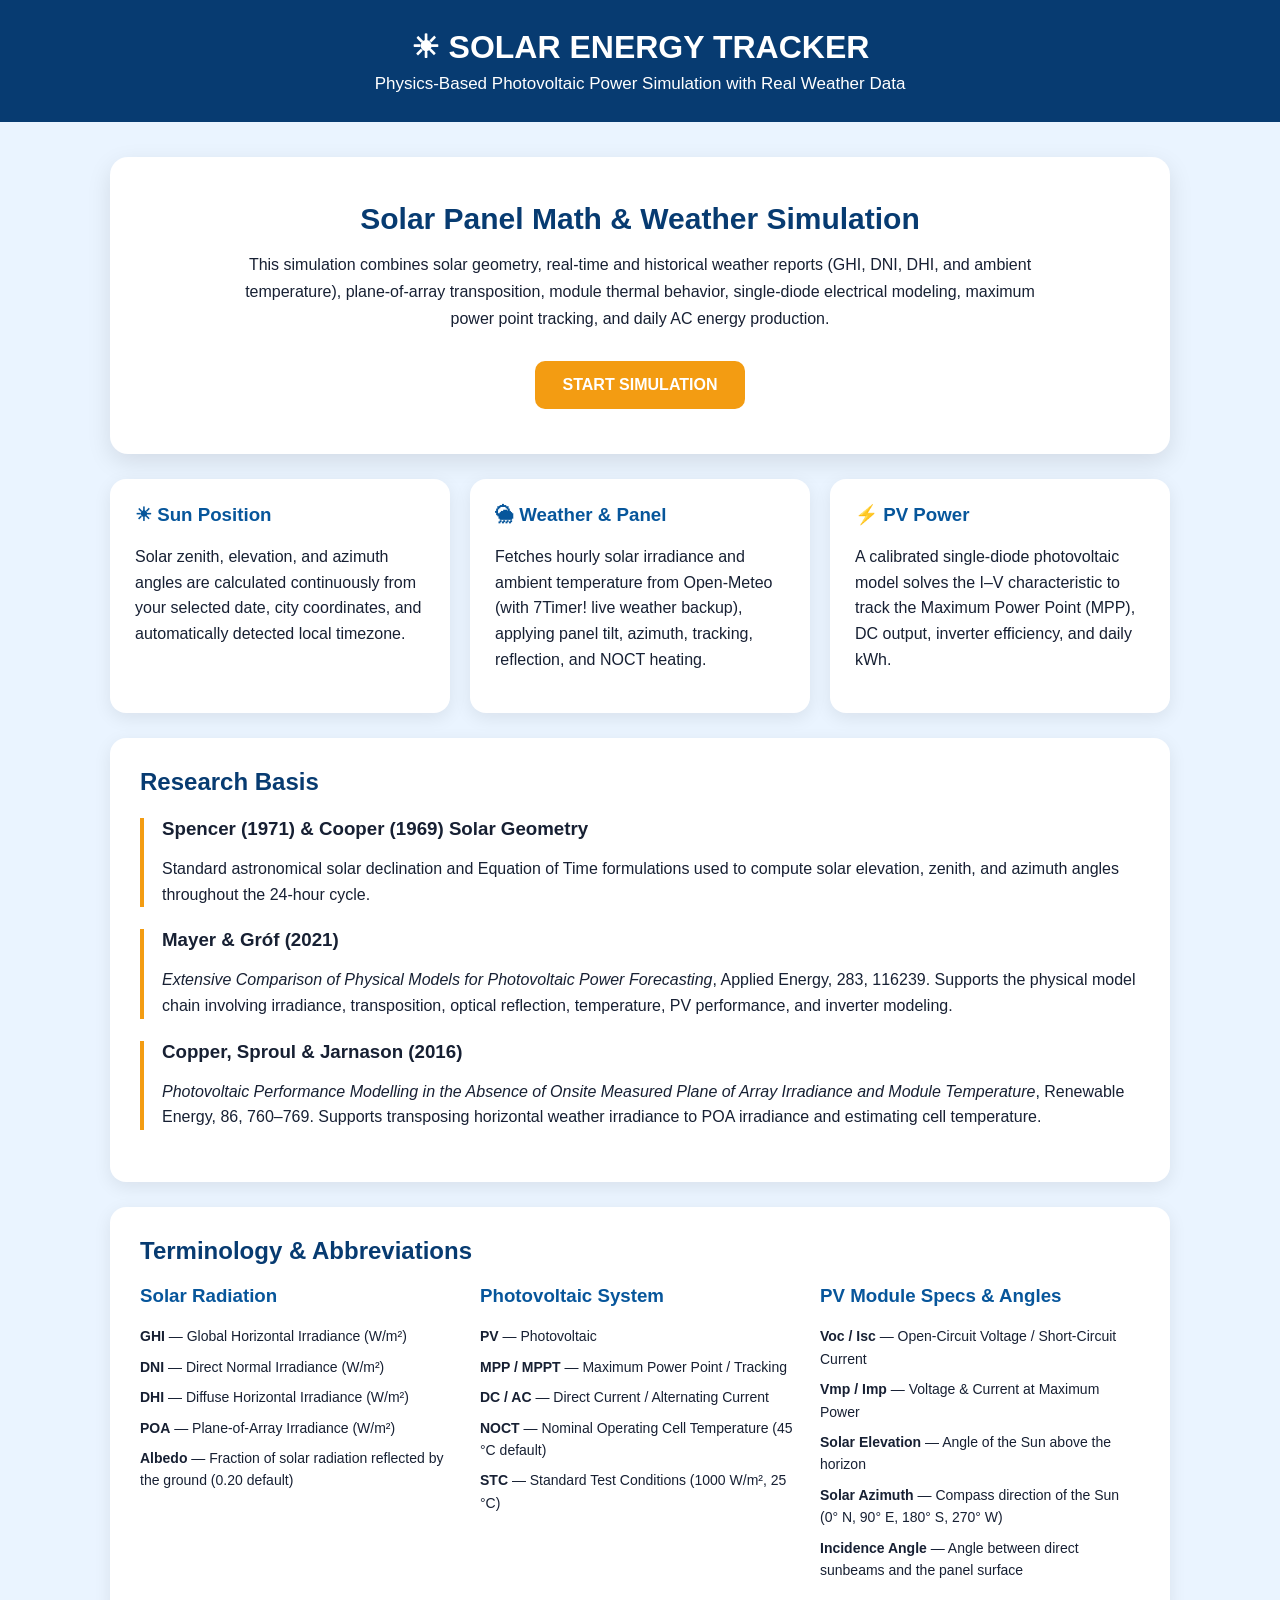
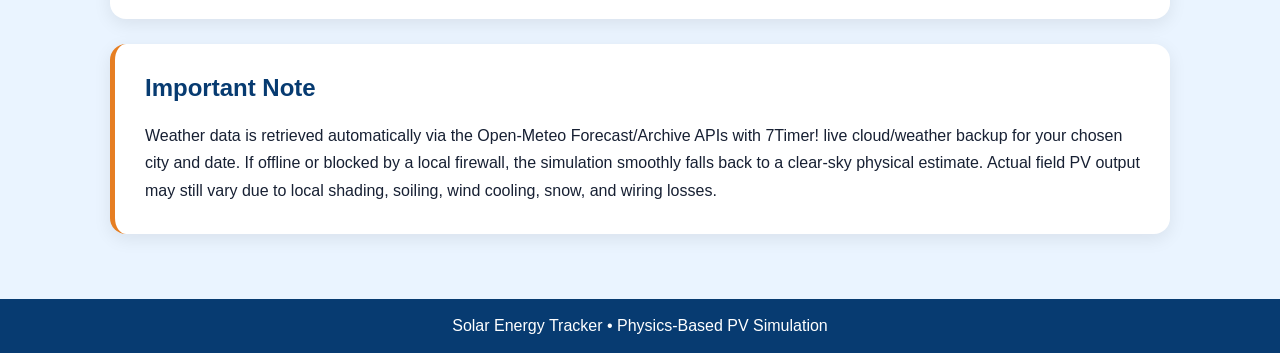
<file: index.html>
<!DOCTYPE html>
<html lang="en">
<head>
  <meta charset="UTF-8">
  <meta name="viewport" content="width=device-width, initial-scale=1.0">
  <title>Solar Energy Tracker • Physics-Based PV Simulation</title>
  <link rel="stylesheet" href="style.css">
</head>
<body>
  <header>
    <h1>☀ SOLAR ENERGY TRACKER</h1>
    <p>Physics-Based Photovoltaic Power Simulation with Real Weather Data</p>
  </header>

  <main class="home">
    <section class="hero">
      <h2>Solar Panel Math &amp; Weather Simulation</h2>
      <p>
        This simulation combines solar geometry, real-time and historical weather reports
        (GHI, DNI, DHI, and ambient temperature), plane-of-array transposition, module thermal
        behavior, single-diode electrical modeling, maximum power point tracking, and daily
        AC energy production.
      </p>
      <a href="simulation.html" class="start-button">START SIMULATION</a>
    </section>

    <section class="cards">
      <div class="card">
        <h3>☀ Sun Position</h3>
        <p>
          Solar zenith, elevation, and azimuth angles are calculated continuously from your
          selected date, city coordinates, and automatically detected local timezone.
        </p>
      </div>
      <div class="card">
        <h3>🌦 Weather &amp; Panel</h3>
        <p>
          Fetches hourly solar irradiance and ambient temperature from Open-Meteo (with 7Timer!
          live weather backup), applying panel tilt, azimuth, tracking, reflection, and NOCT heating.
        </p>
      </div>
      <div class="card">
        <h3>⚡ PV Power</h3>
        <p>
          A calibrated single-diode photovoltaic model solves the I–V characteristic to track
          the Maximum Power Point (MPP), DC output, inverter efficiency, and daily kWh.
        </p>
      </div>
    </section>

    <section class="research">
      <h2>Research Basis</h2>
      <div class="reference">
        <h3>Spencer (1971) &amp; Cooper (1969) Solar Geometry</h3>
        <p>
          Standard astronomical solar declination and Equation of Time formulations used to
          compute solar elevation, zenith, and azimuth angles throughout the 24-hour cycle.
        </p>
      </div>
      <div class="reference">
        <h3>Mayer &amp; Gróf (2021)</h3>
        <p>
          <em>Extensive Comparison of Physical Models for Photovoltaic Power Forecasting</em>,
          Applied Energy, 283, 116239. Supports the physical model chain involving irradiance,
          transposition, optical reflection, temperature, PV performance, and inverter modeling.
        </p>
      </div>
      <div class="reference">
        <h3>Copper, Sproul &amp; Jarnason (2016)</h3>
        <p>
          <em>Photovoltaic Performance Modelling in the Absence of Onsite Measured Plane of Array
          Irradiance and Module Temperature</em>, Renewable Energy, 86, 760–769. Supports
          transposing horizontal weather irradiance to POA irradiance and estimating cell temperature.
        </p>
      </div>
    </section>

    <section class="terminology">
      <h2>Terminology &amp; Abbreviations</h2>
      <div class="term-grid">
        <div>
          <h3>Solar Radiation</h3>
          <p><strong>GHI</strong> — Global Horizontal Irradiance (W/m²)</p>
          <p><strong>DNI</strong> — Direct Normal Irradiance (W/m²)</p>
          <p><strong>DHI</strong> — Diffuse Horizontal Irradiance (W/m²)</p>
          <p><strong>POA</strong> — Plane-of-Array Irradiance (W/m²)</p>
          <p><strong>Albedo</strong> — Fraction of solar radiation reflected by the ground (0.20 default)</p>
        </div>
        <div>
          <h3>Photovoltaic System</h3>
          <p><strong>PV</strong> — Photovoltaic</p>
          <p><strong>MPP / MPPT</strong> — Maximum Power Point / Tracking</p>
          <p><strong>DC / AC</strong> — Direct Current / Alternating Current</p>
          <p><strong>NOCT</strong> — Nominal Operating Cell Temperature (45 °C default)</p>
          <p><strong>STC</strong> — Standard Test Conditions (1000 W/m², 25 °C)</p>
        </div>
        <div>
          <h3>PV Module Specs &amp; Angles</h3>
          <p><strong>Voc / Isc</strong> — Open-Circuit Voltage / Short-Circuit Current</p>
          <p><strong>Vmp / Imp</strong> — Voltage &amp; Current at Maximum Power</p>
          <p><strong>Solar Elevation</strong> — Angle of the Sun above the horizon</p>
          <p><strong>Solar Azimuth</strong> — Compass direction of the Sun (0° N, 90° E, 180° S, 270° W)</p>
          <p><strong>Incidence Angle</strong> — Angle between direct sunbeams and the panel surface</p>
        </div>
      </div>
    </section>

    <section class="notice">
      <h2>Important Note</h2>
      <p>
        Weather data is retrieved automatically via the Open-Meteo Forecast/Archive APIs with
        7Timer! live cloud/weather backup for your chosen city and date. If offline or blocked by
        a local firewall, the simulation smoothly falls back to a clear-sky physical estimate.
        Actual field PV output may still vary due to local shading, soiling, wind cooling, snow,
        and wiring losses.
      </p>
    </section>
  </main>

  <footer>
    <p>Solar Energy Tracker • Physics-Based PV Simulation</p>
  </footer>
</body>
</html>
</file>
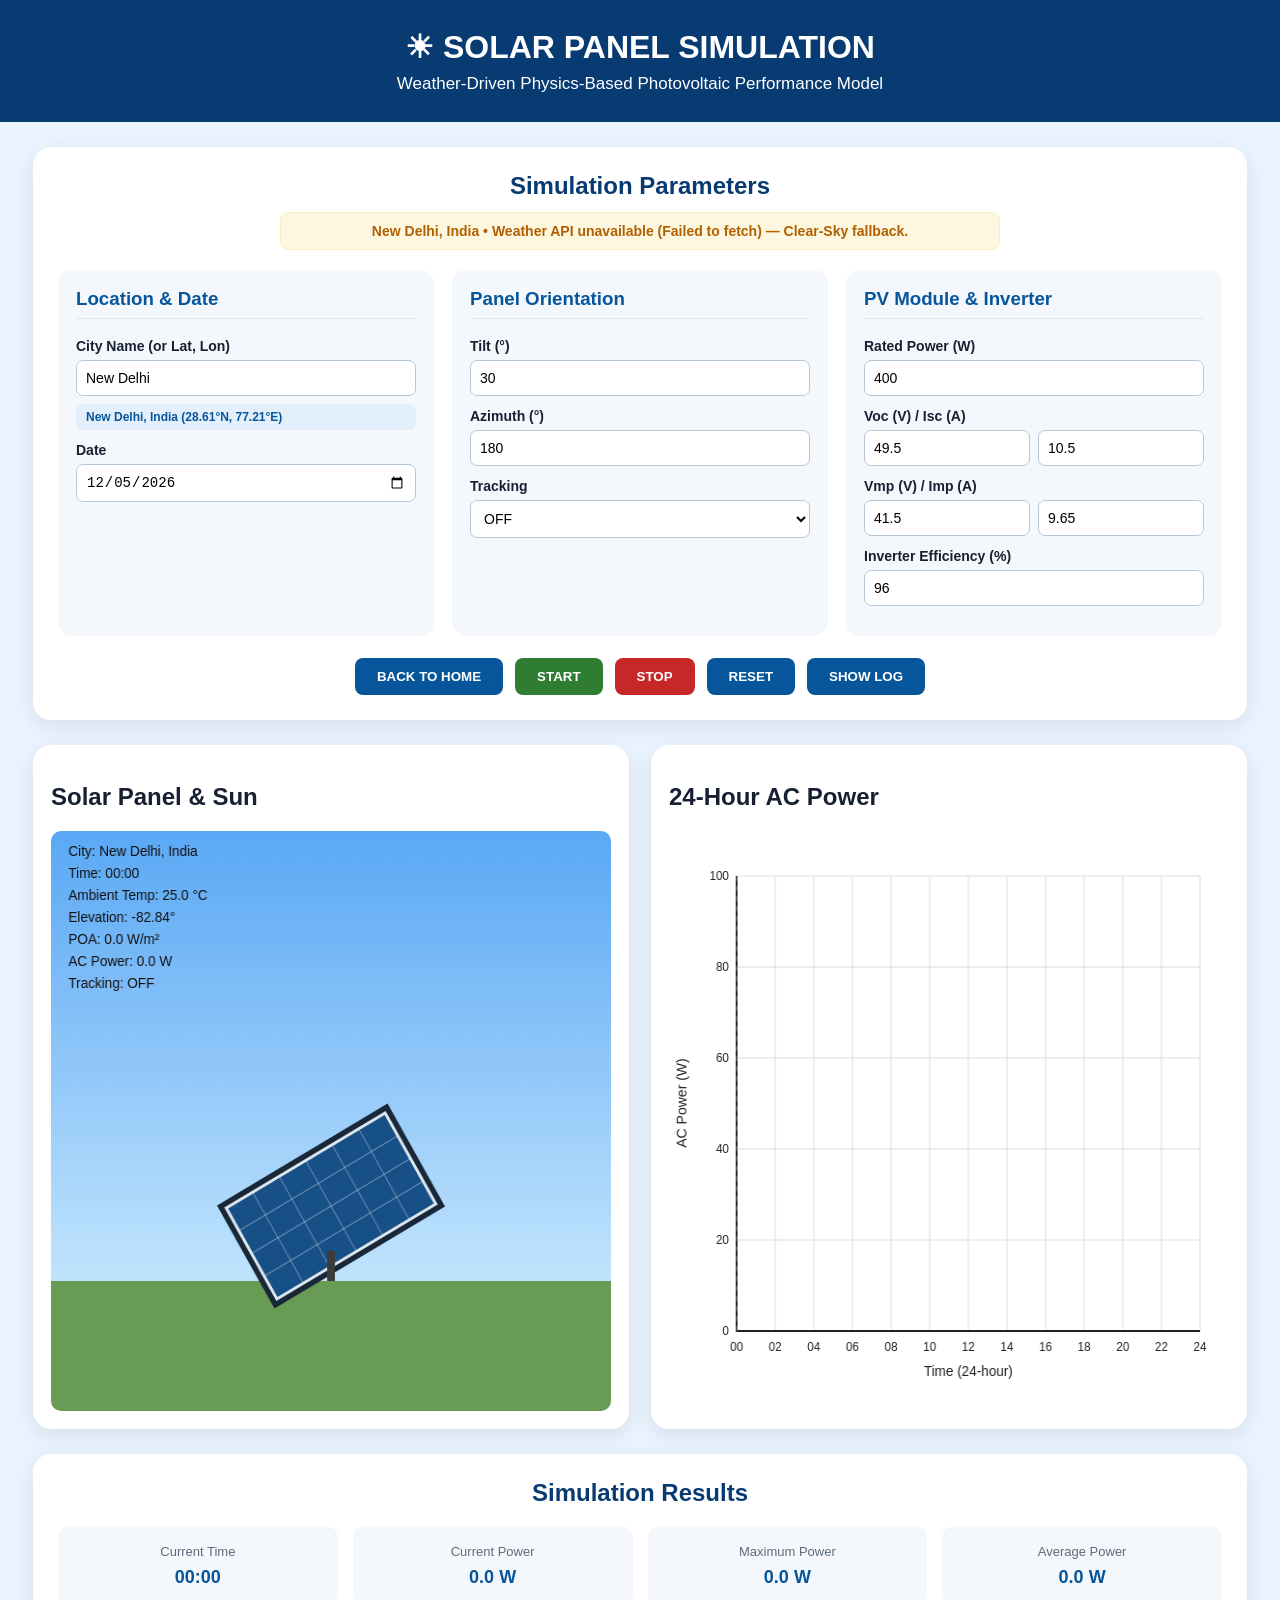
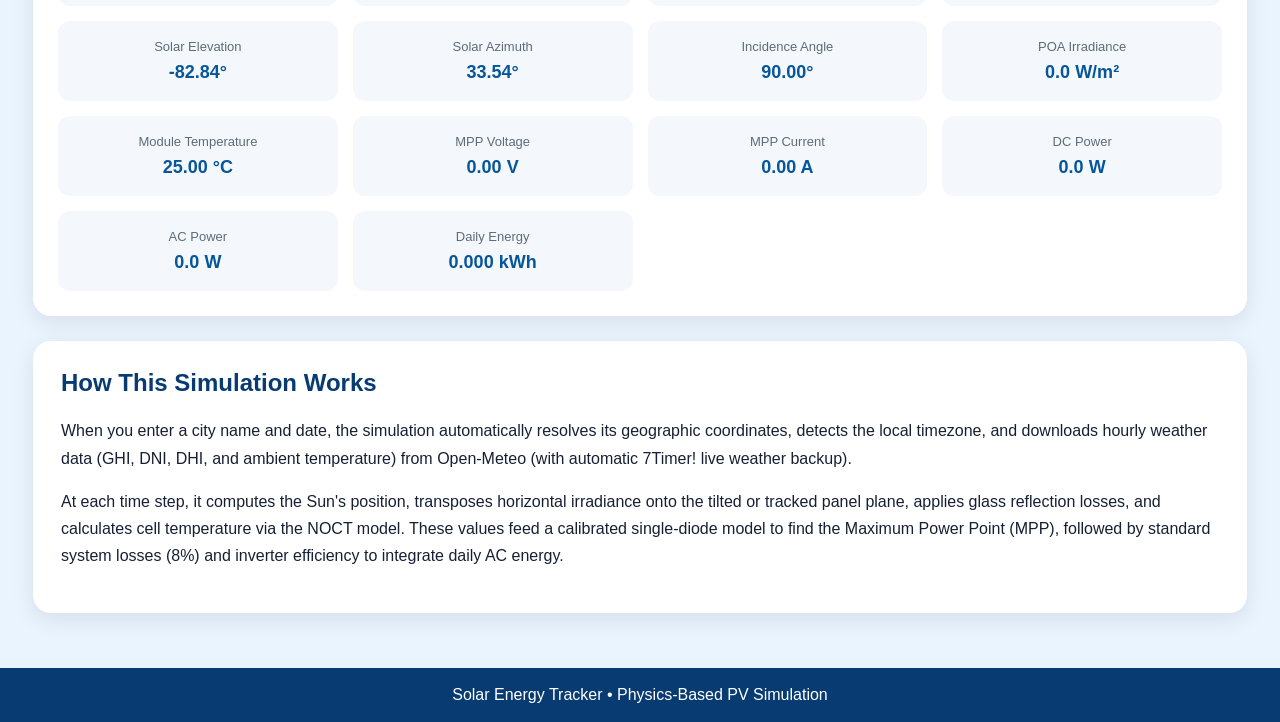
<file: simulation.html>
<!DOCTYPE html>
<html lang="en">
<head>
  <meta charset="UTF-8">
  <meta name="viewport" content="width=device-width, initial-scale=1.0">
  <title>Solar Panel Simulation • Weather-Driven PV Model</title>
  <link rel="stylesheet" href="style.css">
</head>
<body>
  <header>
    <h1>☀ SOLAR PANEL SIMULATION</h1>
    <p>Weather-Driven Physics-Based Photovoltaic Performance Model</p>
  </header>

  <main class="simulation-page">
    <section class="controls">
      <h2>Simulation Parameters</h2>
      <div id="weatherStatus" class="weather-status">Ready to fetch live weather report...</div>

      <div class="control-grid">
        <div class="control-group">
          <h3>Location &amp; Date</h3>
          <label>City Name (or Lat, Lon)
            <input type="text" id="cityInput" value="New Delhi" placeholder="e.g., New Delhi, Mumbai, London">
          </label>
          <div id="resolvedLocation" class="resolved-coords">New Delhi, India (28.61°N, 77.21°E)</div>
          <label>Date
            <input type="date" id="date">
          </label>
        </div>

        <div class="control-group">
          <h3>Panel Orientation</h3>
          <label>Tilt (°)
            <input type="number" id="tilt" value="30" min="0" max="90">
          </label>
          <label>Azimuth (°)
            <input type="number" id="azimuth" value="180" min="0" max="360">
          </label>
          <label>Tracking
            <select id="tracking">
              <option value="off">OFF</option>
              <option value="on">ON</option>
            </select>
          </label>
        </div>

        <div class="control-group">
          <h3>PV Module &amp; Inverter</h3>
          <label>Rated Power (W)
            <input type="number" id="ratedPower" value="400" min="1">
          </label>
          <label>Voc (V) / Isc (A)
            <div class="dual-input">
              <input type="number" id="voc" value="49.5" step="0.1" title="Open-Circuit Voltage (V)">
              <input type="number" id="isc" value="10.5" step="0.1" title="Short-Circuit Current (A)">
            </div>
          </label>
          <label>Vmp (V) / Imp (A)
            <div class="dual-input">
              <input type="number" id="vmp" value="41.5" step="0.1" title="Voltage at Max Power (V)">
              <input type="number" id="imp" value="9.65" step="0.1" title="Current at Max Power (A)">
            </div>
          </label>
          <label>Inverter Efficiency (%)
            <input type="number" id="inverterEfficiency" value="96" min="50" max="100" step="0.5">
          </label>
        </div>
      </div>

      <div class="buttons">
        <button id="homeButton" type="button">BACK TO HOME</button>
        <button id="startSimulation" type="button">START</button>
        <button id="stopSimulation" type="button">STOP</button>
        <button id="resetSimulation" type="button">RESET</button>
        <button id="showLog" type="button">SHOW LOG</button>
      </div>
    </section>

    <section class="visuals">
      <div class="canvas-card">
        <h2>Solar Panel &amp; Sun</h2>
        <canvas id="simulationCanvas" width="580" height="580"></canvas>
      </div>
      <div class="canvas-card">
        <h2>24-Hour AC Power</h2>
        <canvas id="graphCanvas" width="580" height="580"></canvas>
      </div>
    </section>

    <section class="results">
      <h2>Simulation Results</h2>
      <div class="result-grid">
        <div><span>Current Time</span><strong id="currentTime">00:00</strong></div>
        <div><span>Current Power</span><strong id="currentPower">0 W</strong></div>
        <div><span>Maximum Power</span><strong id="maxPower">0 W</strong></div>
        <div><span>Average Power</span><strong id="averagePower">0 W</strong></div>
        <div><span>Solar Elevation</span><strong id="solarElevation">0°</strong></div>
        <div><span>Solar Azimuth</span><strong id="solarAzimuth">0°</strong></div>
        <div><span>Incidence Angle</span><strong id="incidenceAngle">0°</strong></div>
        <div><span>POA Irradiance</span><strong id="poaIrradiance">0 W/m²</strong></div>
        <div><span>Module Temperature</span><strong id="moduleTemperature">0 °C</strong></div>
        <div><span>MPP Voltage</span><strong id="mppVoltage">0 V</strong></div>
        <div><span>MPP Current</span><strong id="mppCurrent">0 A</strong></div>
        <div><span>DC Power</span><strong id="dcPower">0 W</strong></div>
        <div><span>AC Power</span><strong id="acPower">0 W</strong></div>
        <div><span>Daily Energy</span><strong id="dailyEnergy">0 kWh</strong></div>
      </div>
    </section>

    <section id="logContainer" class="log-container">
      <h2>Hourly Simulation Log</h2>
      <div class="table-wrap">
        <table>
          <thead>
            <tr>
              <th>Time</th>
              <th>Elevation</th>
              <th>Azimuth</th>
              <th>Incidence</th>
              <th>DNI (W/m²)</th>
              <th>DHI (W/m²)</th>
              <th>GHI (W/m²)</th>
              <th>POA (W/m²)</th>
              <th>Cell Temp</th>
              <th>Vmp</th>
              <th>Imp</th>
              <th>DC Power</th>
              <th>AC Power</th>
            </tr>
          </thead>
          <tbody id="logBody"></tbody>
        </table>
      </div>
    </section>

    <section class="information">
      <h2>How This Simulation Works</h2>
      <p>
        When you enter a city name and date, the simulation automatically resolves its geographic
        coordinates, detects the local timezone, and downloads hourly weather data (GHI, DNI, DHI,
        and ambient temperature) from Open-Meteo (with automatic 7Timer! live weather backup).
      </p>
      <p>
        At each time step, it computes the Sun's position, transposes horizontal irradiance onto
        the tilted or tracked panel plane, applies glass reflection losses, and calculates cell
        temperature via the NOCT model. These values feed a calibrated single-diode model to find
        the Maximum Power Point (MPP), followed by standard system losses (8%) and inverter
        efficiency to integrate daily AC energy.
      </p>
    </section>
  </main>

  <footer>
    <p>Solar Energy Tracker • Physics-Based PV Simulation</p>
  </footer>

  <script src="simulation.js"></script>
</body>
</html>
</file>
<file: style.css>
*{box-sizing:border-box}
body{margin:0;padding:0;font-family:Arial,sans-serif;background:#eaf4ff;color:#172033}
header{background:#073b71;color:#fff;text-align:center;padding:28px 20px}
header h1{margin:0;font-size:32px}
header p{margin:8px 0 0;font-size:17px}
footer{background:#073b71;color:#fff;text-align:center;padding:18px;margin-top:30px}
footer p{margin:0}

.home{max-width:1100px;margin:auto;padding:35px 20px}
.hero{text-align:center;background:#fff;padding:45px 30px;border-radius:18px;box-shadow:0 8px 25px rgba(0,0,0,.1)}
.hero h2{font-size:30px;margin:0 0 15px;color:#073b71}
.hero p{max-width:800px;margin:0 auto 28px;line-height:1.7}
.start-button{display:inline-block;background:#f39c12;color:#fff;text-decoration:none;font-weight:bold;padding:15px 28px;border-radius:10px;transition:background .2s}
.start-button:hover{background:#d68910}
.cards{display:grid;grid-template-columns:repeat(3,1fr);gap:20px;margin-top:25px}
.card{background:#fff;padding:25px;border-radius:16px;box-shadow:0 5px 18px rgba(0,0,0,.08)}
.card h3{color:#07569b;margin-top:0}
.card p{line-height:1.6}
.research,.terminology,.notice{background:#fff;margin-top:25px;padding:30px;border-radius:16px;box-shadow:0 5px 18px rgba(0,0,0,.08)}
.research h2,.terminology h2,.notice h2{color:#073b71;margin-top:0}
.reference{border-left:4px solid #f39c12;padding-left:18px;margin:22px 0}
.reference h3{margin-bottom:5px}
.reference p{line-height:1.6}
.term-grid{display:grid;grid-template-columns:repeat(3,1fr);gap:20px;margin-top:15px}
.term-grid h3{color:#07569b;margin-top:0}
.term-grid p{font-size:14px;line-height:1.6;margin:8px 0}
.notice{border-left:5px solid #e67e22}
.notice p{line-height:1.7;margin-bottom:0}

.simulation-page{max-width:1250px;margin:auto;padding:25px 18px}
.controls{background:#fff;border-radius:18px;padding:25px;box-shadow:0 6px 22px rgba(0,0,0,.09)}
.controls h2{text-align:center;color:#073b71;margin-top:0;margin-bottom:12px}
.weather-status{text-align:center;background:#e6f4ea;color:#137333;border:1px solid #ceead6;border-radius:8px;padding:10px 16px;margin:0 auto 20px;max-width:720px;font-size:14px;font-weight:bold}
.weather-status.error{background:#fef7e0;color:#b06000;border-color:#feefc3}
.control-grid{display:grid;grid-template-columns:repeat(3,1fr);gap:18px}
.control-group{background:#f4f8fc;border-radius:14px;padding:18px}
.control-group h3{margin-top:0;color:#07569b;border-bottom:1px solid #dce6f0;padding-bottom:8px}
.control-group label{display:flex;flex-direction:column;gap:6px;margin:12px 0;font-size:14px;font-weight:bold}
.resolved-coords{font-size:12px;color:#07569b;background:#e3effb;padding:6px 10px;border-radius:6px;margin:-4px 0 8px;font-weight:bold}
.dual-input{display:flex;gap:8px}
input,select{width:100%;padding:9px;border:1px solid #b7c7d8;border-radius:7px;background:#fff;font-size:14px}
input:focus,select:focus{outline:none;border-color:#07569b;box-shadow:0 0 0 2px rgba(7,86,155,.15)}
.buttons{display:flex;justify-content:center;gap:12px;flex-wrap:wrap;margin-top:22px}
button{border:0;border-radius:8px;padding:11px 22px;background:#07569b;color:#fff;font-weight:bold;cursor:pointer;transition:background .2s}
button:hover{background:#063f72}
#startSimulation{background:#2e7d32}
#startSimulation:hover{background:#1b5e20}
#stopSimulation{background:#c62828}
#stopSimulation:hover{background:#8e0000}

.visuals{display:grid;grid-template-columns:1fr 1fr;gap:22px;margin-top:25px}
.canvas-card{background:#fff;border-radius:18px;padding:18px;box-shadow:0 6px 22px rgba(0,0,0,.09);overflow:auto}
.canvas
-card h2{text-align:center;color:#073b71;margin-top:4px}
canvas{display:block;width:580px;height:580px;max-width:100%;margin:auto;border-radius:10px}
.results{background:#fff;margin-top:25px;padding:25px;border-radius:18px;box-shadow:0 6px 22px rgba(0,0,0,.09)}
.results h2{text-align:center;color:#073b71;margin-top:0}
.result-grid{display:grid;grid-template-columns:repeat(4,1fr);gap:15px}
.result-grid div{background:#f4f8fc;padding:18px;border-radius:12px;text-align:center}
.result-grid span{display:block;font-size:13px;color:#5d6b7a;margin-bottom:8px}
.result-grid strong{font-size:18px;color:#07569b}

.log-container{display:none;background:#fff;margin-top:25px;padding:25px;border-radius:18px;box-shadow:0 6px 22px rgba(0,0,0,.09)}
.log-container h2{text-align:center;color:#073b71;margin-top:0}
.table-wrap{overflow:auto}
table{width:100%;border-collapse:collapse;min-width:1050px}
th,td{padding:10px 8px;border:1px solid #d6e0ea;text-align:center;font-size:13px;white-space:nowrap}
th{background:#073b71;color:#fff}
tr:nth-child(even){background:#f4f8fc}
.information{background:#fff;margin-top:25px;padding:28px;border-radius:18px;box-shadow:0 6px 22px rgba(0,0,0,.09)}
.information h2{color:#073b71;margin-top:0}
.information p{line-height:1.7}
@media(max-width:950px){
.control-grid,.term-grid{grid-template-columns:repeat(2,1fr)}
.visuals{grid-template-columns:1fr}
.result-grid{grid-template-columns:repeat(2,1fr)}
.cards{grid-template-columns:1fr}
}
@media(max-width:600px){
.control-grid,.term-grid,.result-grid{grid-template-columns:1fr}
header h1{font-size:24px}
.home,.simulation-page{padding:18px 10px}
}
</file>
